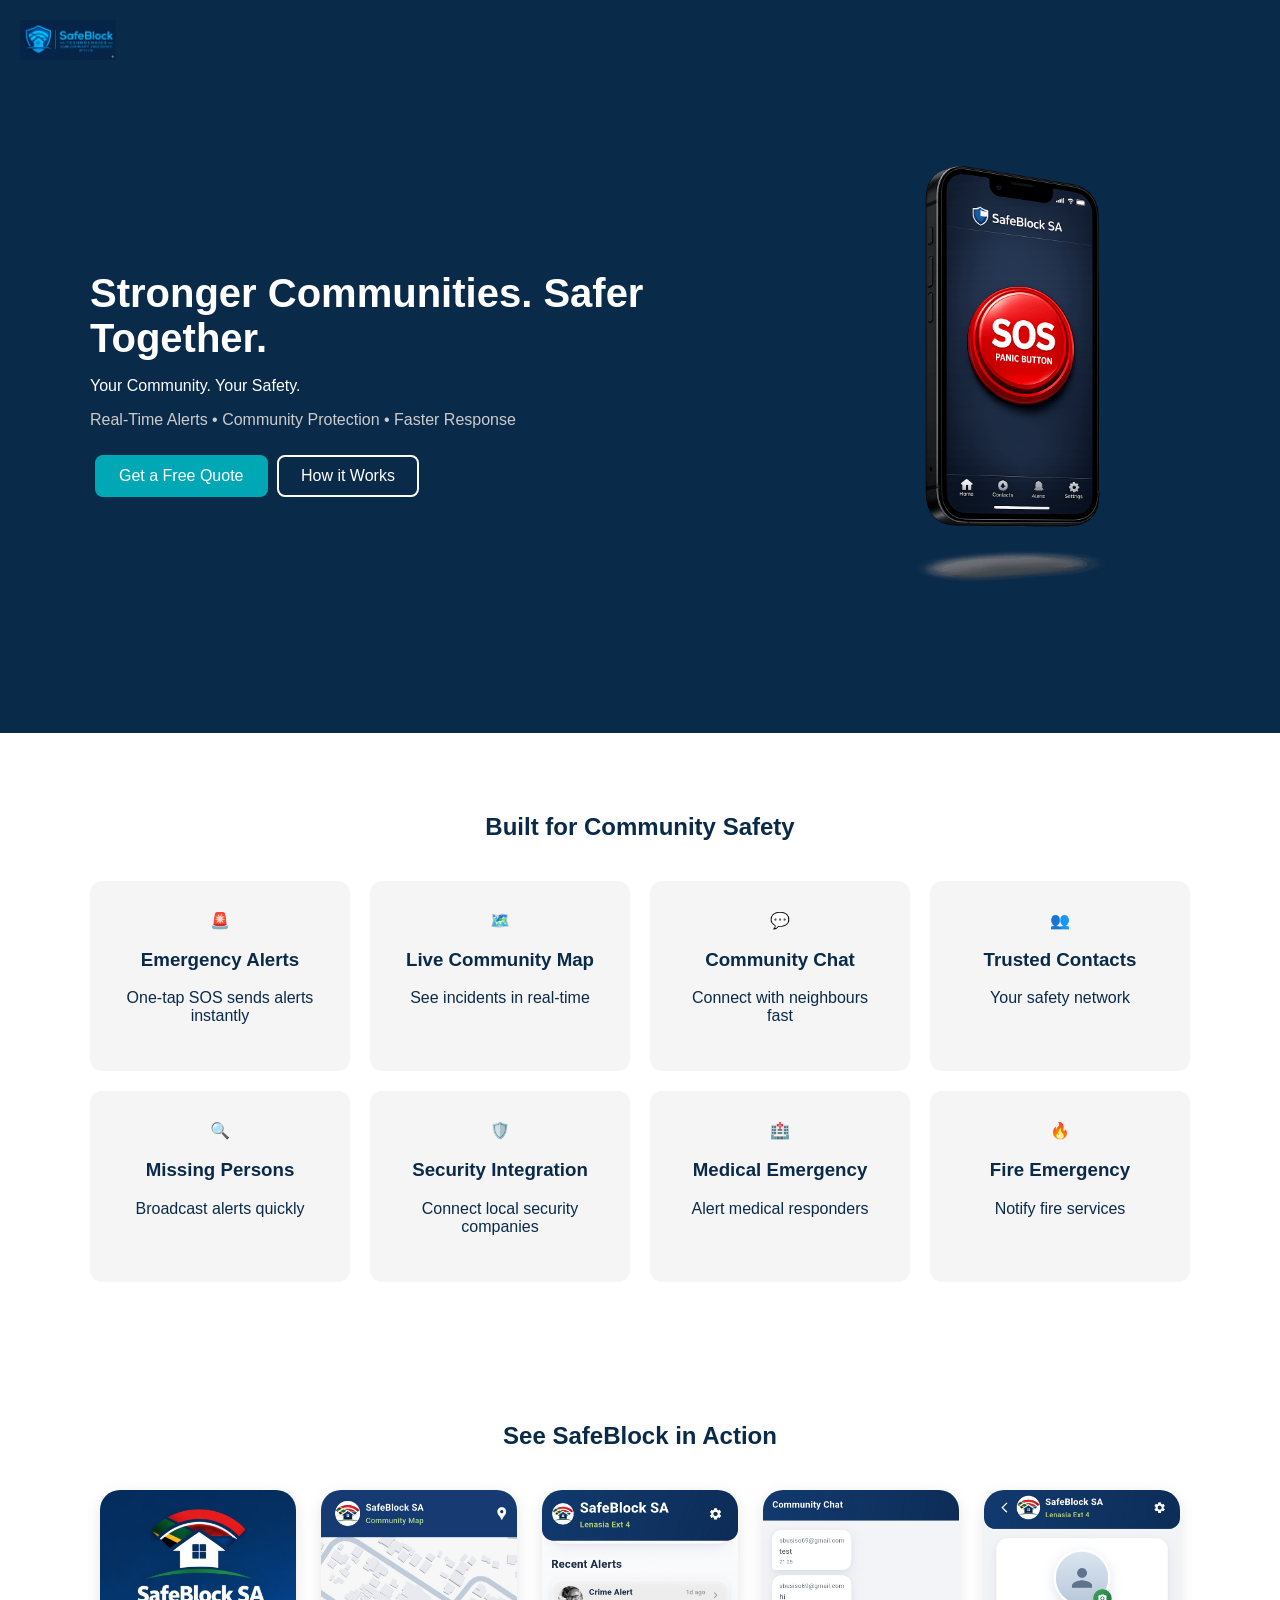
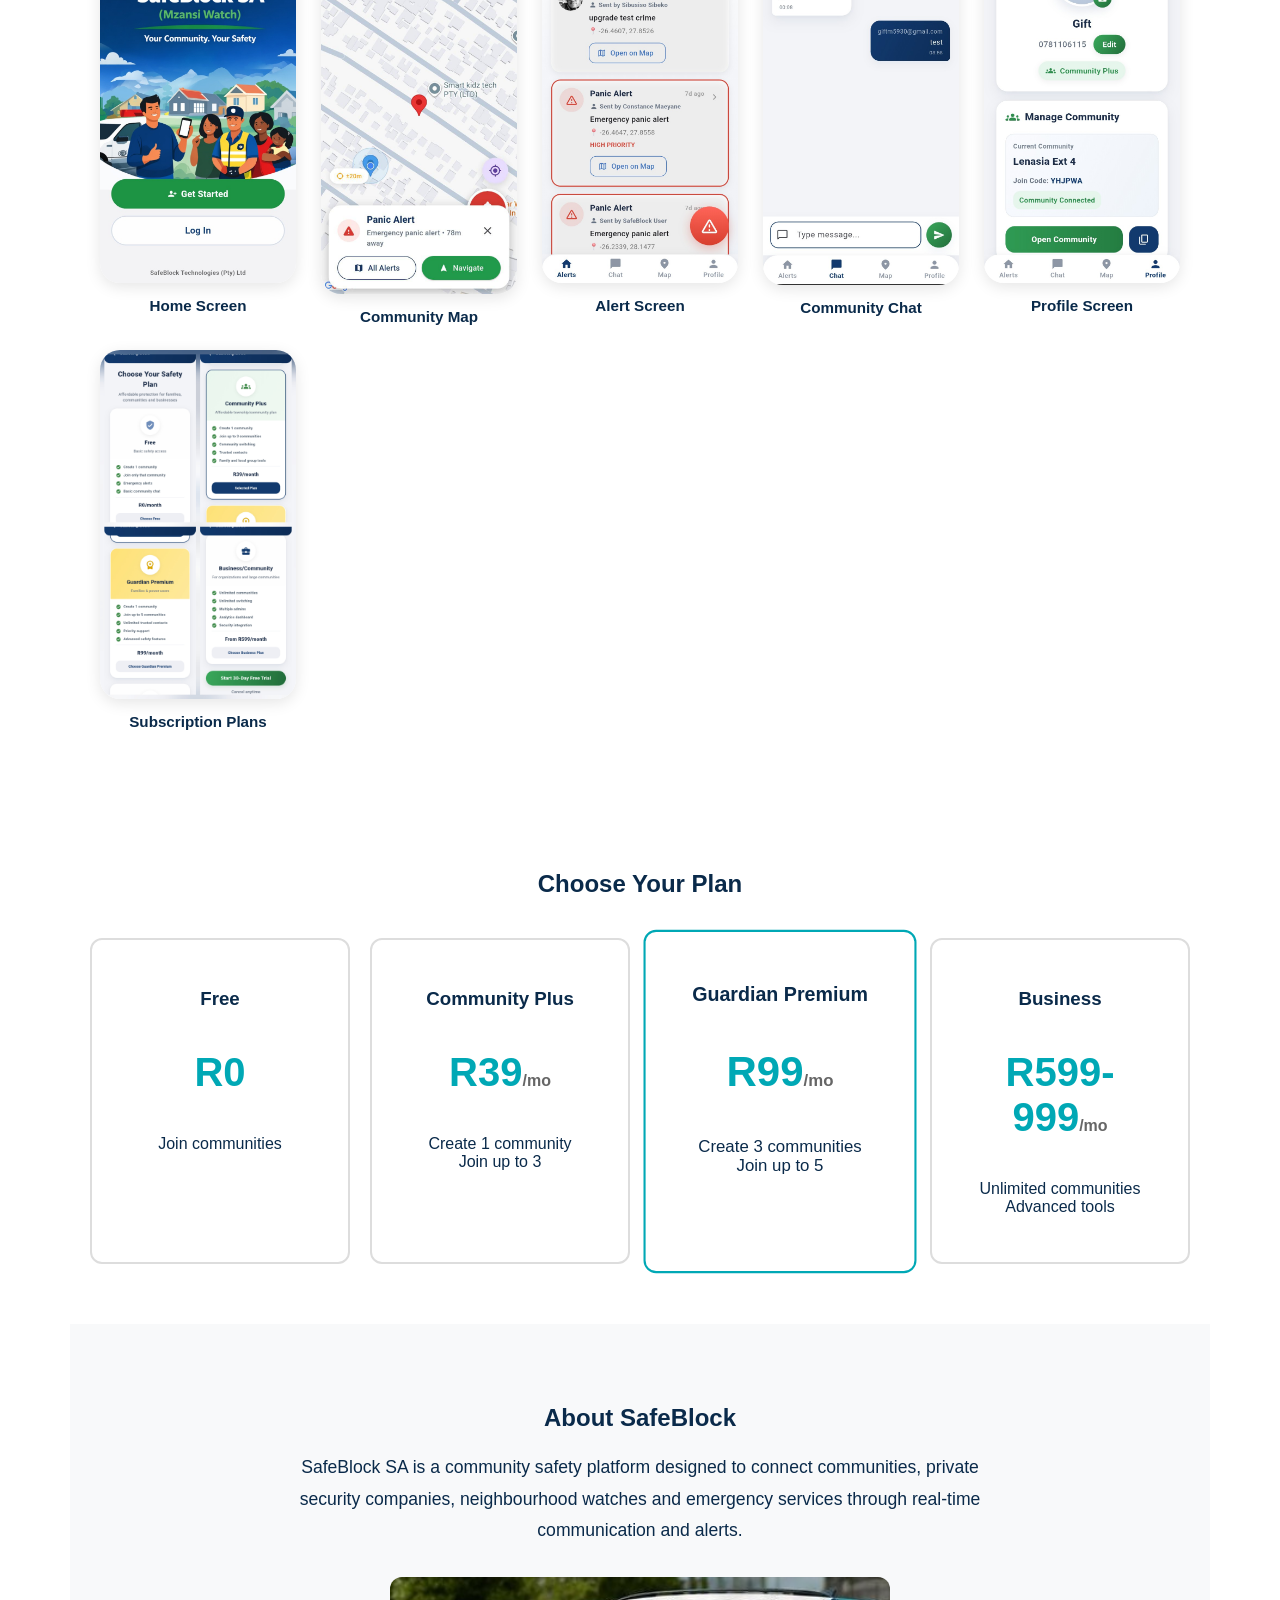
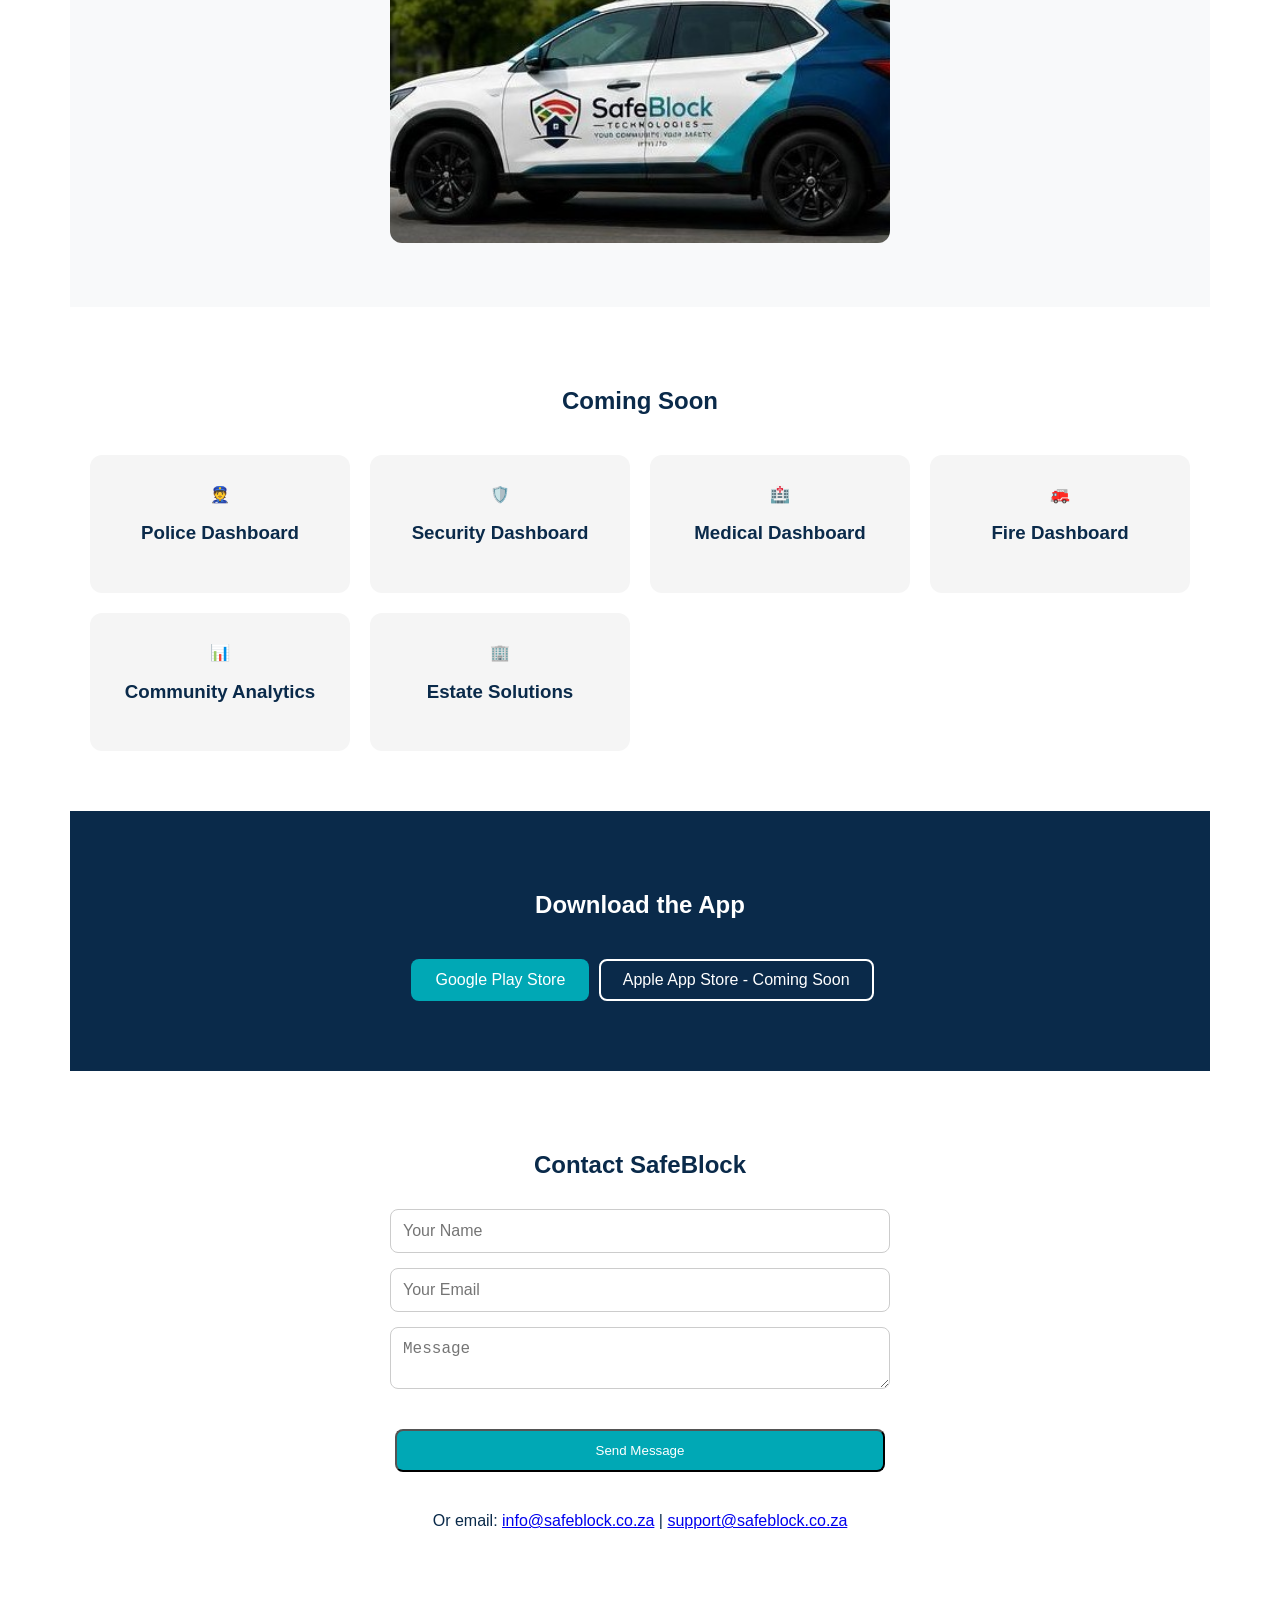
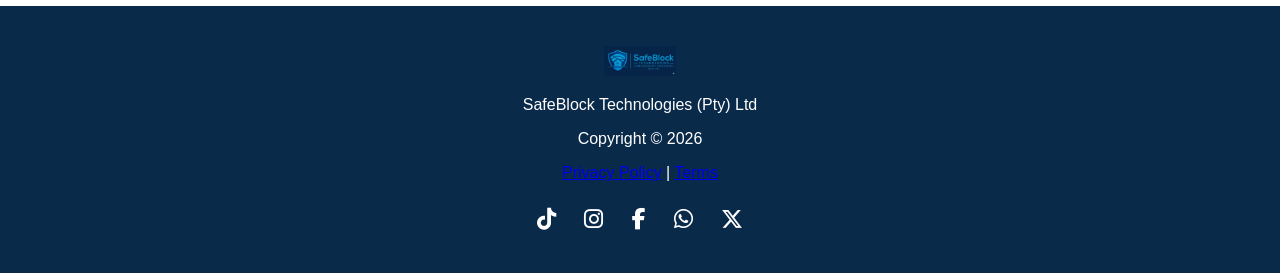
<file: index.html>
<!DOCTYPE html>
<html lang="en">
<head><meta http-equiv="Cache-Control" content="max-age=31536000">
<meta charset="UTF-8">
<meta name="viewport" content="width=device-width, initial-scale=1.0">
<title>SafeBlock Technologies - Your Community. Your Safety.</title>
<link rel="stylesheet" href="style.css">
<link rel="icon" href="assets/icon.png">
<link rel="stylesheet" href="https://cdnjs.cloudflare.com/ajax/libs/font-awesome/6.5.0/css/all.min.css">
<script src="https://www.google.com/recaptcha/api.js" async defer></script>
</head>
<body>

<!-- 1. Hero Section -->
<header>
<nav>
<img src="logo.png" alt="SafeBlock Technologies" class="logo">
</nav>
<div class="hero">
<div class="hero-text">
<h1>Stronger Communities. Safer Together.</h1>
<p>Your Community. Your Safety.</p>
<p class="sub">Real-Time Alerts • Community Protection • Faster Response</p>
<a href="#contact" class="btn">Get a Free Quote</a>
<a href="#features" class="btn-outline">How it Works</a>
</div>
<div class="hero-img">
<img src="mockup.png" alt="SafeBlock SOS Panic Button App">
</div>
</div>
</header>

<!-- 2. Features Section -->
<section id="features">
<h2>Built for Community Safety</h2>
<div class="grid">
<div class="card">🚨 <h3>Emergency Alerts</h3><p>One-tap SOS sends alerts instantly</p></div>
<div class="card">🗺️ <h3>Live Community Map</h3><p>See incidents in real-time</p></div>
<div class="card">💬 <h3>Community Chat</h3><p>Connect with neighbours fast</p></div>
<div class="card">👥 <h3>Trusted Contacts</h3><p>Your safety network</p></div>
<div class="card">🔍 <h3>Missing Persons</h3><p>Broadcast alerts quickly</p></div>
<div class="card">🛡️ <h3>Security Integration</h3><p>Connect local security companies</p></div>
<div class="card">🏥 <h3>Medical Emergency</h3><p>Alert medical responders</p></div>
<div class="card">🔥 <h3>Fire Emergency</h3><p>Notify fire services</p></div>
</div>
</section>

<!-- 3. App Screenshots Section - NEW -->
<section id="screenshots">
<h2>See SafeBlock in Action</h2>
<div class="screenshot-grid">
<figure><img src="screenshot-home.jpg" alt="Home Screen"><figcaption>Home Screen</figcaption></figure>
<figure><img src="screenshot-map.jpg" alt="Community Map"><figcaption>Community Map</figcaption></figure>
<figure><img src="screenshot-alert.jpg" alt="Alert Screen"><figcaption>Alert Screen</figcaption></figure>
<figure><img src="screenshot-chat.jpg" alt="Community Chat"><figcaption>Community Chat</figcaption></figure>
<figure><img src="screenshot-profile.jpg" alt="Profile Screen"><figcaption>Profile Screen</figcaption></figure>
<figure><img src="screenshot-pricing.jpg" alt="Subscription Plans"><figcaption>Subscription Plans</figcaption></figure>
</div>
</section>

<!-- 4. Subscription Plans -->
<section id="pricing">
<h2>Choose Your Plan</h2>
<div class="pricing-grid">
<div class="plan"><h3>Free</h3><p class="price">R0</p><p>Join communities</p></div>
<div class="plan"><h3>Community Plus</h3><p class="price">R39<span>/mo</span></p><p>Create 1 community<br>Join up to 3</p></div>
<div class="plan featured"><h3>Guardian Premium</h3><p class="price">R99<span>/mo</span></p><p>Create 3 communities<br>Join up to 5</p></div>
<div class="plan"><h3>Business</h3><p class="price">R599-999<span>/mo</span></p><p>Unlimited communities<br>Advanced tools</p></div>
</div>
</section>

<!-- 5. About Section -->
<section id="about" style="background:#f8f9fa">
<h2>About SafeBlock</h2>
<p style="max-width:700px;margin:auto;font-size:1.1rem;line-height:1.8">
SafeBlock SA is a community safety platform designed to connect communities, private security companies, neighbourhood watches and emergency services through real-time communication and alerts.
</p>
<img src="car.jpg" alt="SafeBlock branded vehicle" style="max-width:500px;width:100%;margin-top:30px;border-radius:12px">
</section>

<!-- 6. Coming Soon -->
<section id="future">
<h2>Coming Soon</h2>
<div class="grid">
<div class="card">👮 <h3>Police Dashboard</h3></div>
<div class="card">🛡️ <h3>Security Dashboard</h3></div>
<div class="card">🏥 <h3>Medical Dashboard</h3></div>
<div class="card">🚒 <h3>Fire Dashboard</h3></div>
<div class="card">📊 <h3>Community Analytics</h3></div>
<div class="card">🏢 <h3>Estate Solutions</h3></div>
</div>
</section>

<!-- 7. Download Section -->
<section id="download" style="background:var(--navy);color:var(--white)">
<h2>Download the App</h2>
<div style="margin-top:30px">
<a href="#" class="btn">Google Play Store</a>
<a href="#" class="btn-outline">Apple App Store - Coming Soon</a>
</div>
</section>

<!-- 8. Contact Section -->
<section id="contact">
<h2>Contact SafeBlock</h2>
<form action="https://formspree.io/f/YOUR_ID" method="POST">
<input type="text" name="name" placeholder="Your Name" required>
<input type="email" name="email" placeholder="Your Email" required>
<textarea name="message" placeholder="Message" required></textarea>
<input type="text" name="_gotcha" style="display:none !important" tabindex="-1" autocomplete="off">
<div class="g-recaptcha" data-sitekey="6Lc4jCotAAAAAAsNLFsM4W_kx7LLeU7A7EA28bbk"></div>
<button type="submit" class="btn">Send Message</button>
</form>
<p>Or email: <a href="mailto:info@safeblock.co.za">info@safeblock.co.za</a> | <a href="mailto:support@safeblock.co.za">support@safeblock.co.za</a></p>
</section>

<!-- 9. Footer -->
<footer>
<img src="logo.png" class="logo-footer">
<p>SafeBlock Technologies (Pty) Ltd</p>
<p>Copyright © 2026</p>
<a href="#">Privacy Policy</a> | <a href="#">Terms</a>
<div class="social-links">
  <a href="https://tiktok.com/@safeblock_sa" target="_blank" aria-label="TikTok"><i class="fab fa-tiktok"></i></a>
  <a href="https://www.instagram.com/safeblock_sa" target="_blank" aria-label="Instagram"><i class="fab fa-instagram"></i></a>
  <a href="https://www.facebook.com/share/17e7x95P5Z/" target="_blank" aria-label="Facebook"><i class="fab fa-facebook-f"></i></a>
  <a href="https://whatsapp.com/channel/0029VbC9myyEawdlsUlrFp2S" target="_blank" aria-label="WhatsApp Channel"><i class="fab fa-whatsapp"></i></a>
  <a href="https://x.com/SafeblockSA" target="_blank" aria-label="X / Twitter"><i class="fab fa-x-twitter"></i></a>
</div>
</footer>

</body>
</html>
</file>
<file: style.css>
:root{--navy:#0A2A4A;--teal:#00A8B5;--white:#fff}
body{margin:0;font-family:'Segoe UI',sans-serif;color:var(--navy)}
header{background:var(--navy);color:var(--white);padding:20px}
.logo{height:40px}
.hero{display:flex;flex-wrap:wrap;align-items:center;gap:40px;padding:60px 20px;max-width:1100px;margin:auto}
.hero-text{flex:1;min-width:300px}
.hero h1{font-size:2.5rem;margin:0}
.hero .sub{color:#ccc}
.hero-img img{max-width:350px;width:100%}
.btn{background:var(--teal);color:var(--white);padding:12px 24px;border-radius:8px;text-decoration:none;display:inline-block;margin:10px 5px}
.btn-outline{border:2px solid var(--white);color:var(--white);padding:10px 22px;border-radius:8px;text-decoration:none;display:inline-block}
section{padding:60px 20px;max-width:1100px;margin:auto;text-align:center}
.grid{display:grid;grid-template-columns:repeat(auto-fit,minmax(250px,1fr));gap:20px;margin-top:40px}
.card{background:#f5f5f5;padding:30px;border-radius:12px}
.pricing-grid{display:grid;grid-template-columns:repeat(auto-fit,minmax(220px,1fr));gap:20px;margin-top:40px}
.plan{border:2px solid #ddd;padding:30px;border-radius:12px}
.plan.featured{border-color:var(--teal);transform:scale(1.05)}
.price{font-size:2.5rem;font-weight:bold;color:var(--teal)}
.price span{font-size:1rem;color:#666}
form{display:grid;gap:15px;max-width:500px;margin:30px auto}
input,textarea{padding:12px;border:1px solid #ccc;border-radius:8px;font-size:1rem}
footer{background:var(--navy);color:var(--white);padding:40px 20px;text-align:center}
.logo-footer{height:30px;opacity:0.8}
@media(max-width:768px){.hero{flex-direction:column;text-align:center}}
/* Screenshots Section */
.screenshot-grid{
  display:grid;
  grid-template-columns:repeat(auto-fit,minmax(180px,1fr));
  gap:25px;
  margin-top:40px;
  padding:0 10px
}
.screenshot-grid figure{
  margin:0;
  text-align:center
}
.screenshot-grid img{
  width:100%;
  border-radius:20px;
  box-shadow:0 4px 15px rgba(0,0,0,0.1)
}
.screenshot-grid figcaption{
  margin-top:10px;
  font-weight:600;
  color:var(--navy);
  font-size:0.95rem
}
.social-links{
  margin-top:25px;
  text-align:center;
}

.social-links a{
  font-size:22px;
  margin:0 12px;
  text-decoration:none;
  color:#ffffff;
  transition:0.3s ease;
}

.social-links a:hover{
  color:#00a8ff;
  transform:translateY(-3px);
  display:inline-block;
}
</file>
